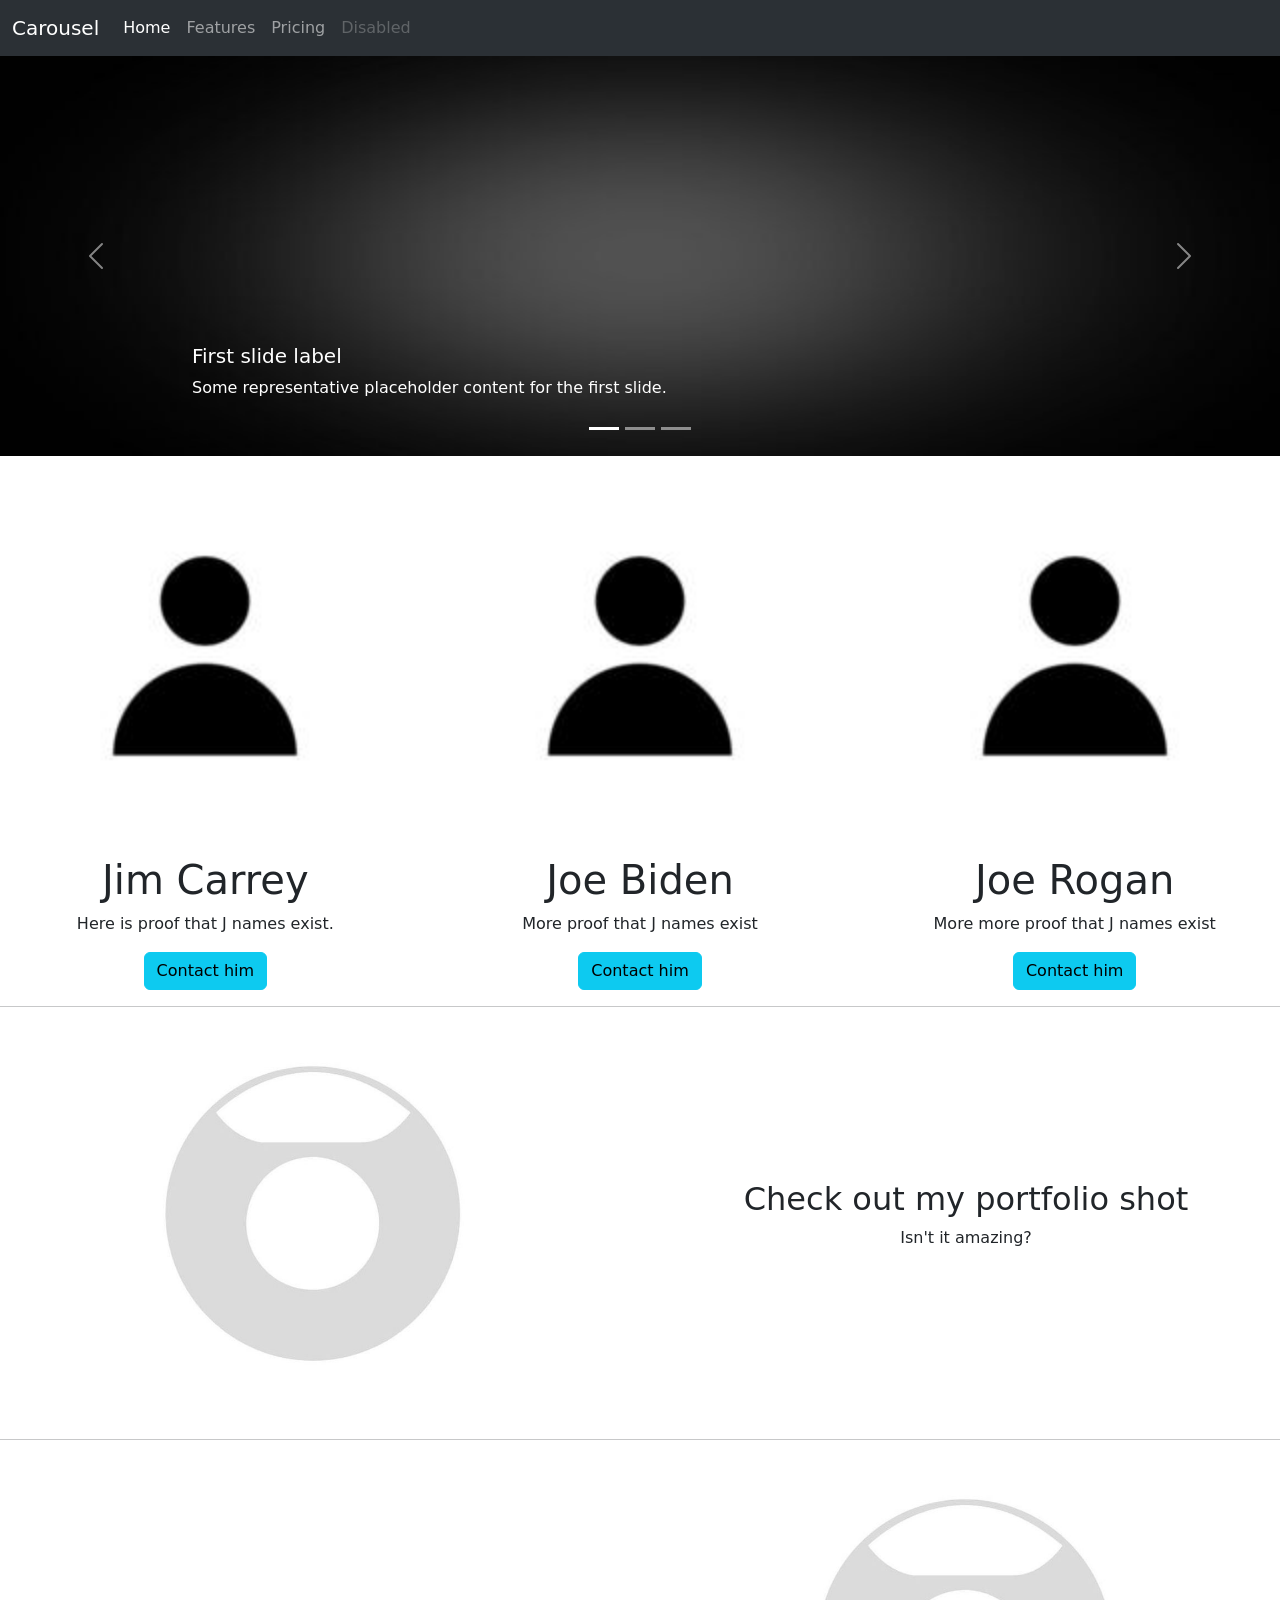
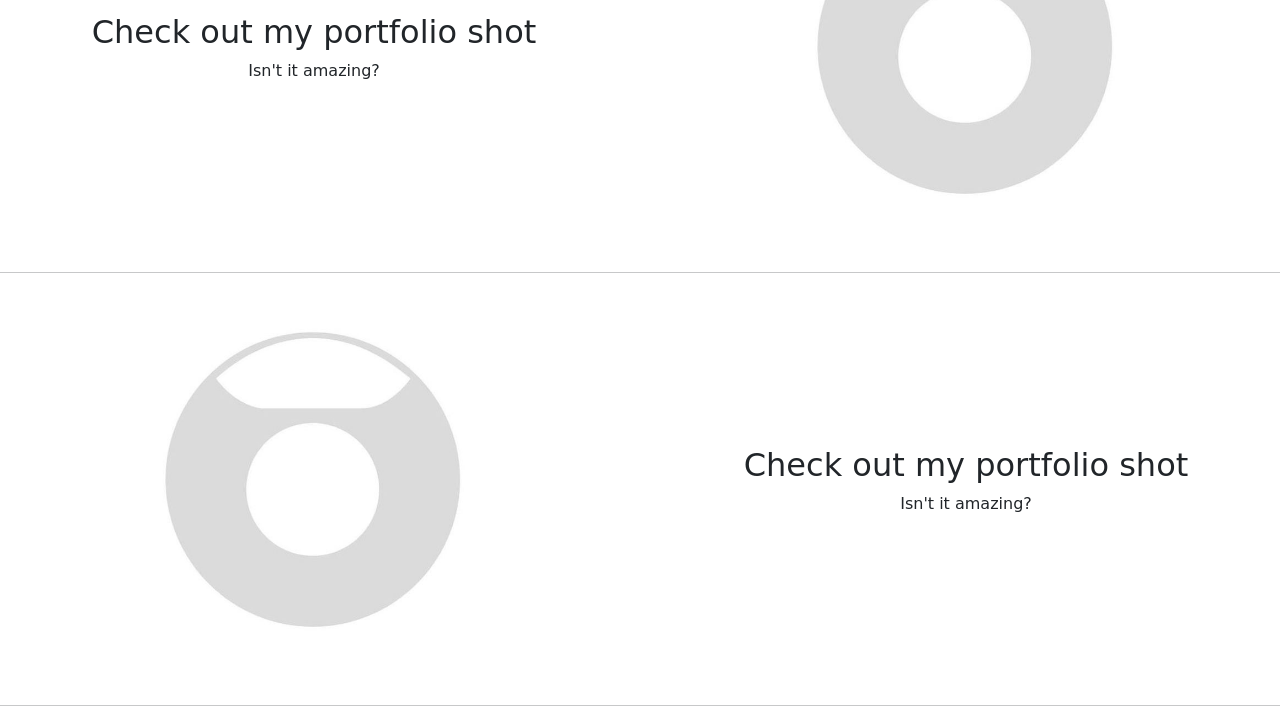
<file: Bootstrap Practice - Vincent Brazier/index.html>
<!DOCTYPE html>
<html lang="en">
<head>
    <meta charset="UTF-8">
    <meta name="viewport" content="width=device-width, initial-scale=1.0">
    <title>Bootstrap Website</title>
    <!-- Bootstrap CSS link -->
    <link href="https://cdn.jsdelivr.net/npm/bootstrap@5.3.3/dist/css/bootstrap.min.css" rel="stylesheet" integrity="sha384-QWTKZyjpPEjISv5WaRU9OFeRpok6YctnYmDr5pNlyT2bRjXh0JMhjY6hW+ALEwIH" crossorigin="anonymous">
    <link href="carousel.css" rel="stylesheet">
</head>
<body>
    <nav class="navbar navbar-expand-lg navbar-sticky bg-body-tertiary" data-bs-theme="dark">
        <div class="container-fluid">
          <a class="navbar-brand" href="#">Carousel</a>
          <button class="navbar-toggler" type="button" data-bs-toggle="collapse" data-bs-target="#navbarNav" aria-controls="navbarNav" aria-expanded="false" aria-label="Toggle navigation">
            <span class="navbar-toggler-icon"></span>
          </button>
          <div class="collapse navbar-collapse" id="navbarNav">
            <ul class="navbar-nav">
              <li class="nav-item">
                <a class="nav-link active" aria-current="page" href="#">Home</a>
              </li>
              <li class="nav-item">
                <a class="nav-link" href="#">Features</a>
              </li>
              <li class="nav-item">
                <a class="nav-link" href="#">Pricing</a>
              </li>
              <li class="nav-item">
                <a class="nav-link disabled" aria-disabled="true">Disabled</a>
              </li>
            </ul>
          </div>
        </div>
    </nav>

    <!-- Carousel (copied from Bootstrap docs)-->
    <div id="carouselExampleCaptions" class="carousel slide">
      <div class="carousel-indicators">
        <button type="button" data-bs-target="#carouselExampleCaptions" data-bs-slide-to="0" class="active" aria-current="true" aria-label="Slide 1"></button>
        <button type="button" data-bs-target="#carouselExampleCaptions" data-bs-slide-to="1" aria-label="Slide 2"></button>
        <button type="button" data-bs-target="#carouselExampleCaptions" data-bs-slide-to="2" aria-label="Slide 3"></button>
      </div>
      <div class="carousel-inner" >
        <div class="carousel-item active">
          <img src="images/puppy.jpg" class="d-block w-100" alt="...">
          <div class="carousel-caption d-none d-md-block">
            <h5 class="text-start">First slide label</h5>
            <p class="text-start">Some representative placeholder content for the first slide.</p>
          </div>
        </div>
        <div class="carousel-item">
          <img src="images/puppy.jpg" class="d-block w-100" alt="...">
          <div class="carousel-caption d-none d-md-block">
            <h5 class="text-center">Second slide label</h5>
            <p class="text-center">Some representative placeholder content for the second slide.</p>
          </div>
        </div>
        <div class="carousel-item">
          <img src="images/puppy.jpg" class="d-block w-100" alt="...">
          <div class="carousel-caption d-none d-md-block">
            <h5 class="text-end">Third slide label</h5>
            <p class="text-end">Some representative placeholder content for the third slide.</p>
          </div>
        </div>
      </div>
      <button class="carousel-control-prev" type="button" data-bs-target="#carouselExampleCaptions" data-bs-slide="prev">
        <span class="carousel-control-prev-icon" aria-hidden="true"></span>
        <span class="visually-hidden">Previous</span>
      </button>
      <button class="carousel-control-next" type="button" data-bs-target="#carouselExampleCaptions" data-bs-slide="next">
        <span class="carousel-control-next-icon" aria-hidden="true"></span>
        <span class="visually-hidden">Next</span>
      </button>
    </div>

    <!-- People with J names -->
    <div class="row text-center">
      <div class="col">
          <img src="images/profile.jpg" class="center">
          <h1>Jim Carrey</h1>
          <p> Here is proof that J names exist.</p>
          <button class="btn btn-info">Contact him</button>
      </div>
      <div class="col">
          <img src="images/profile.jpg">
          <h1>Joe Biden</h1>
          <p> More proof that J names exist</p>
          <button class="btn btn-info">Contact him</button>
      </div>
      <div class="col">
          <img src="images/profile.jpg">
          <h1>Joe Rogan</h1>
          <p> More more proof that J names exist</p>
          <button class="btn btn-info">Contact him</button>
      </div>
    </div>
    <hr class="featurette-divider">

    <!-- Featurette -->
    <div class="col text-center portfolio">
        <div class="row">
          <div class="col">
              <img src="images/mugshot.jpg">
          </div>
          <div class="col">
              <h2>Check out my portfolio shot</h2>
              <p>Isn't it amazing?</p>
          </div>
        </div>
        <hr class="featurette-divider">

        <div class="row">
            <div class="col">
                <h2>Check out my portfolio shot</h2>
                <p>Isn't it amazing?</p>
            </div>
          <div class="col">
              <img src="images/mugshot.jpg">
          </div>
        </div>
        <hr class="featurette-divider">

        <div class="row">
          <div class="col">
              <img src="images/mugshot.jpg">
          </div>
          <div class="col">
              <h2>Check out my portfolio shot</h2>
              <p>Isn't it amazing?</p>
          </div>
        </div>
        <hr class="featurette-divider">
    </div>

    <!-- Bootstrap JS link -->
    <script src="https://cdn.jsdelivr.net/npm/bootstrap@5.3.3/dist/js/bootstrap.bundle.min.js" integrity="sha384-YvpcrYf0tY3lHB60NNkmXc5s9fDVZLESaAA55NDzOxhy9GkcIdslK1eN7N6jIeHz" crossorigin="anonymous"></script>
</body>
</html>
</file>
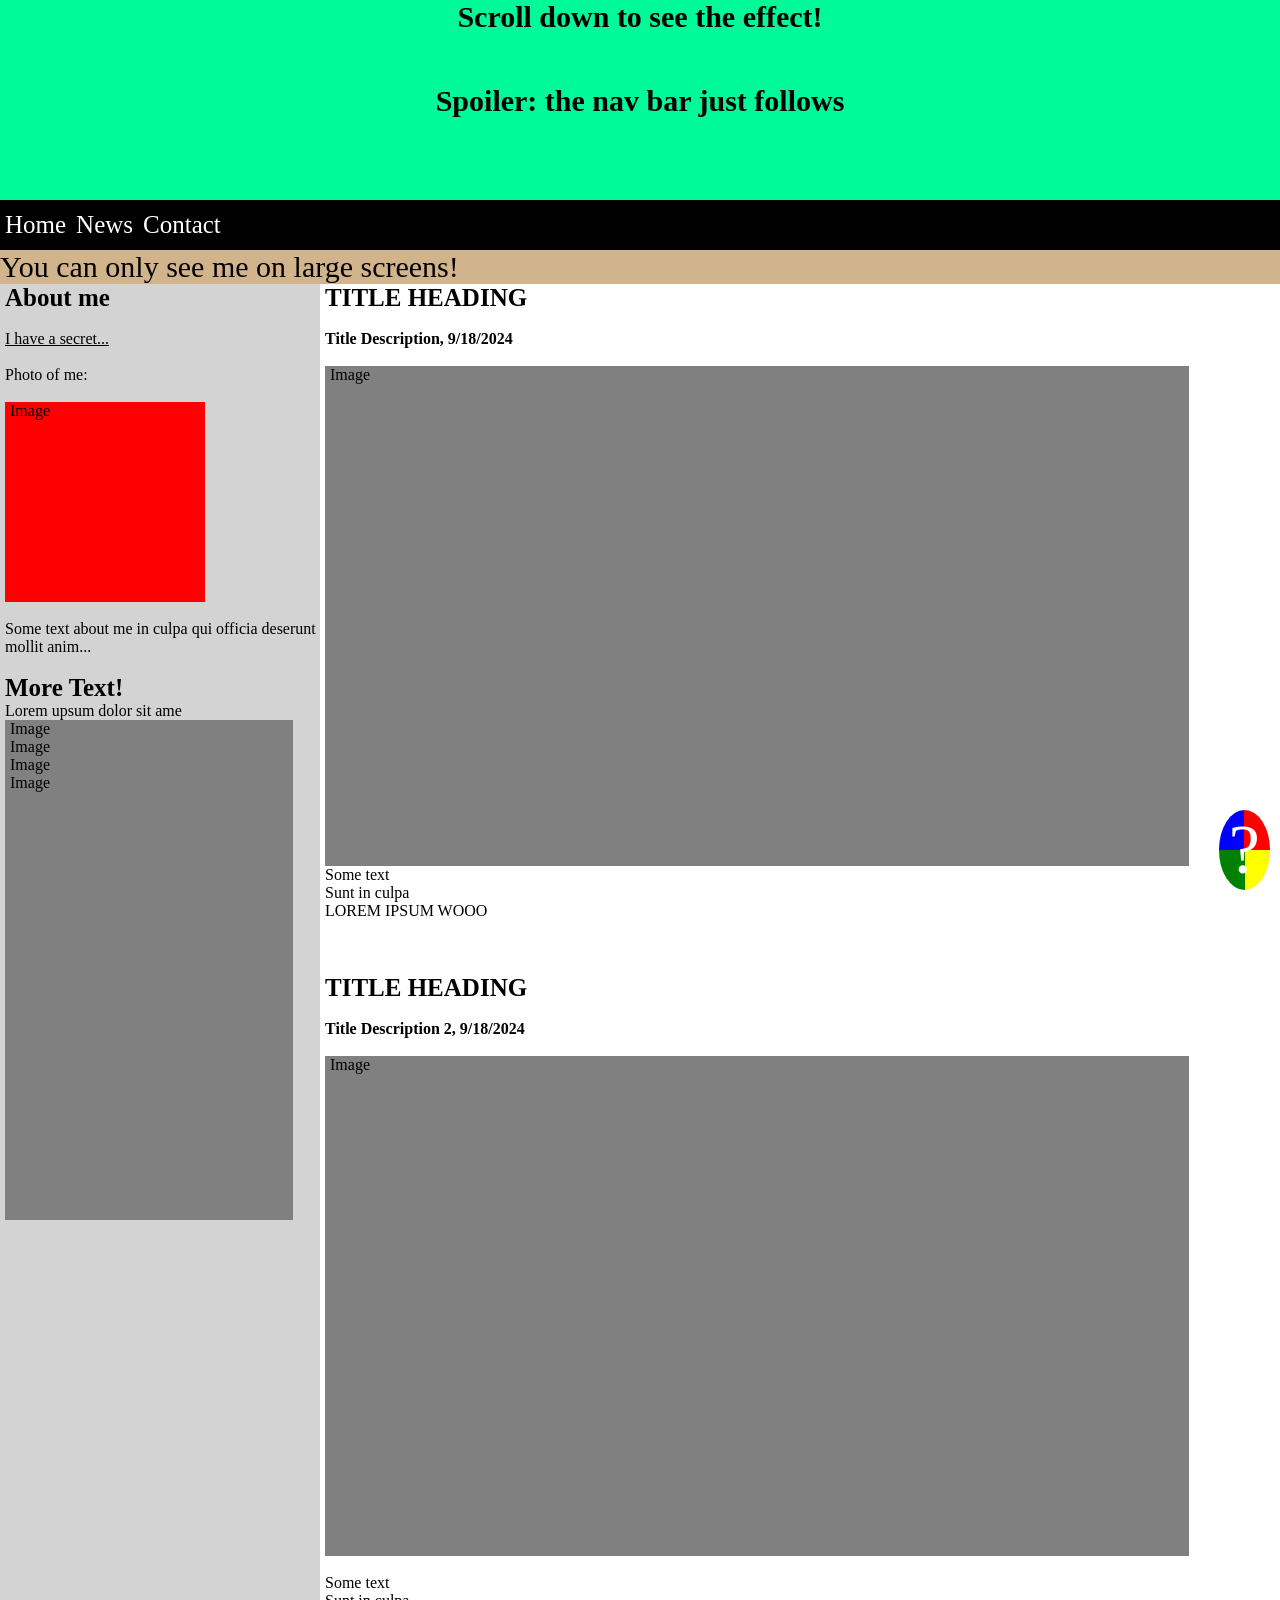
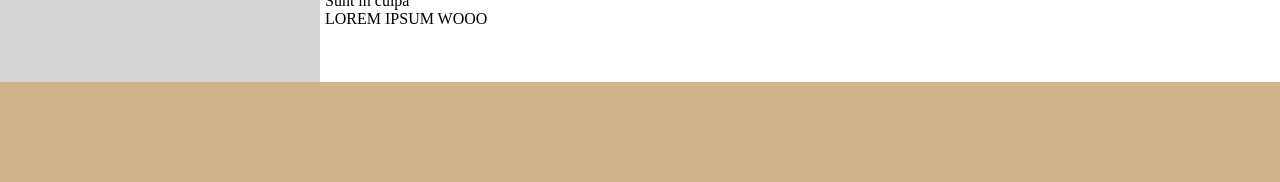
<file: Format Practice - Vincent Brazier/index.html>
<!DOCTYPE html>
<html lang="en">
<head>
    <meta charset="UTF-8">
    <meta name="viewport" content="width=device-width, initial-scale=1.0">
    <title>In Class</title>
    <link rel="stylesheet" href="reset.css">
    <link rel="stylesheet" href="styles.css">
</head>
<div class="scroll">
    <p>Scroll down to see the effect!</p>
    <p>Spoiler: the nav bar just follows</p>
</div>
<body>
    <nav>
        <p>Home </p>
        <p>News </p>
        <p>Contact </p>
    </nav>
    <p class="screen-size"></p> <!-- Used to add in the text -->
    <p class="question-mark">?</p>

    <section class="main">
        <aside>
            <h1> About me <br></h1>
            <br>
            <div class="secret">
                <p>I have a secret...</p>
                <p id="hidden-text"> Cheese is not good</p>
            </div>
            <br>
            <p> Photo of me: <br></p>
            <br>
            <div id="red-square"><p>Image</p></div>
            <br>
            <p>Some text about me in culpa qui officia deserunt mollit anim...</p>
            <br>
            <h1> More Text!</h1>
            <p> Lorem upsum dolor sit ame</p>
            <div class="gray-square">
                <p>Image</p>
                <p>Image</p>
                <p>Image</p>
                <p>Image</p>
            </div>
        </aside>
        
        <article>
            <h1> TITLE HEADING</h1>
            <br>
            <strong> Title Description, 9/18/2024</strong>
            <br> <br>
            <div class="gray-square"><p>Image</p></div>
            <p>Some text <br> Sunt in culpa <br> LOREM IPSUM WOOO </p>
            <br> <br> <br>
            <h1> TITLE HEADING</h1>
            <br>
            <strong> Title Description 2, 9/18/2024</strong>
            <br> <br>
            <div class="gray-square"><p>Image</p></div>
            <br>
            <p>Some text <br> Sunt in culpa <br> LOREM IPSUM WOOO </p>
            <br> <br> <br>
        </article>
    </section>

    <footer>
        <div id="footer-square"></div>
    </footer>
</body>
</html>
</file>
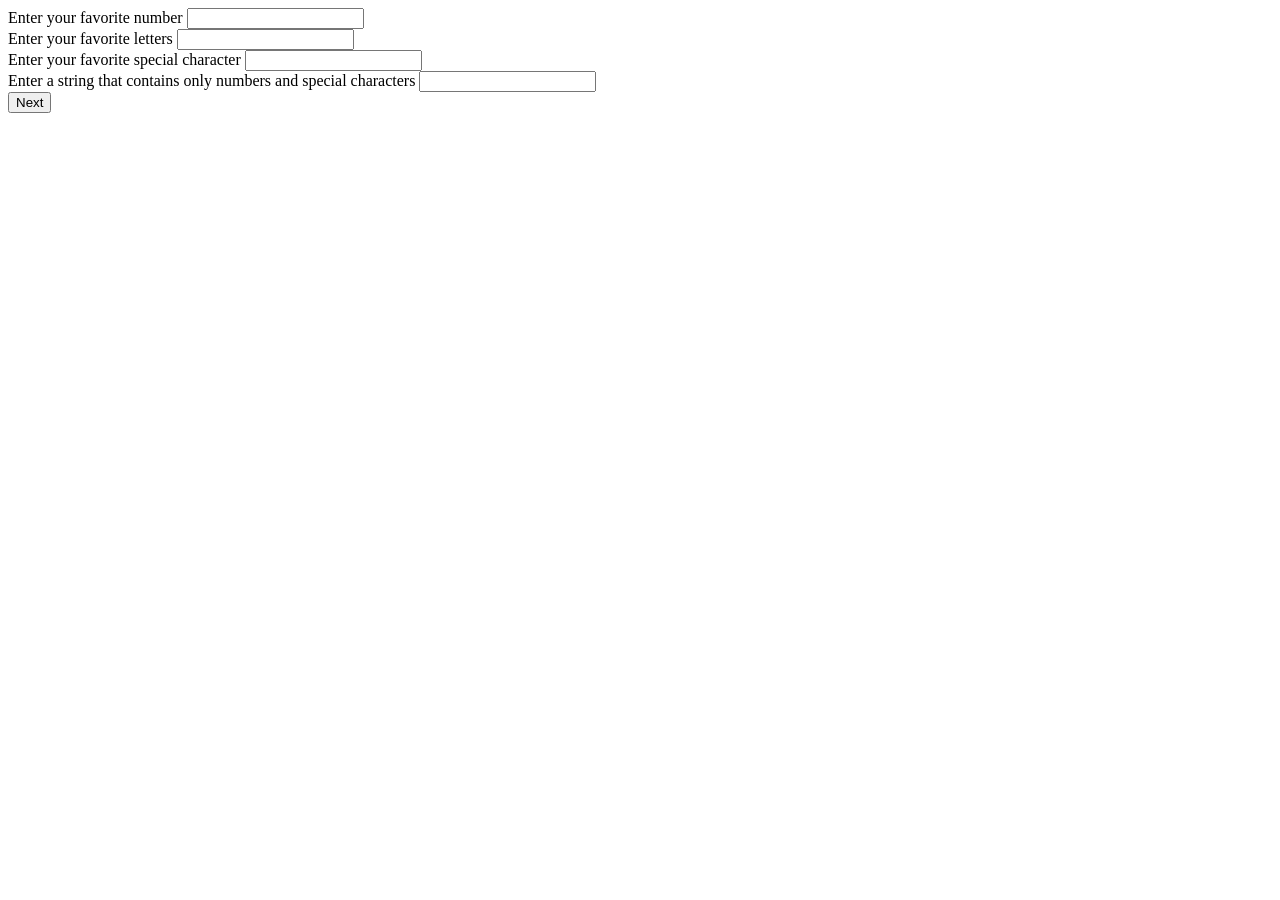
<file: JQuery/index.html>
<!DOCTYPE html>
<html lang="en">
<head>
    <meta charset="UTF-8">
    <meta name="viewport" content="width=device-width, initial-scale=1.0">
    <title>JQuery</title>
    <script src="https://code.jquery.com/jquery-3.7.1.min.js" integrity="sha256-/JqT3SQfawRcv/BIHPThkBvs0OEvtFFmqPF/lYI/Cxo=" crossorigin="anonymous"></script>
</head>
<body>
    <div>
        <label>Enter your favorite number</label>
        <input type="text" id="number-input">
    </div>
    <div>
        <label>Enter your favorite letters</label>
        <input type="text" id="letter-input">
    </div>
    <div>
        <label>Enter your favorite special character</label>
        <input type="text" id="spec-char-input">
    </div>
    <div>
        <label>Enter a string that contains only numbers and special characters</label>
        <input type="text" id="num-and-spec-char-input">
    </div>
    <div>
        <button id="prev">Prev</button>
        <button id="next">Next</button>
    </div>
    
    <script>
        $('#prev').hide();

        $('#next').on('click', function() {
            
        });
    </script>
</body>
</html>
</file>
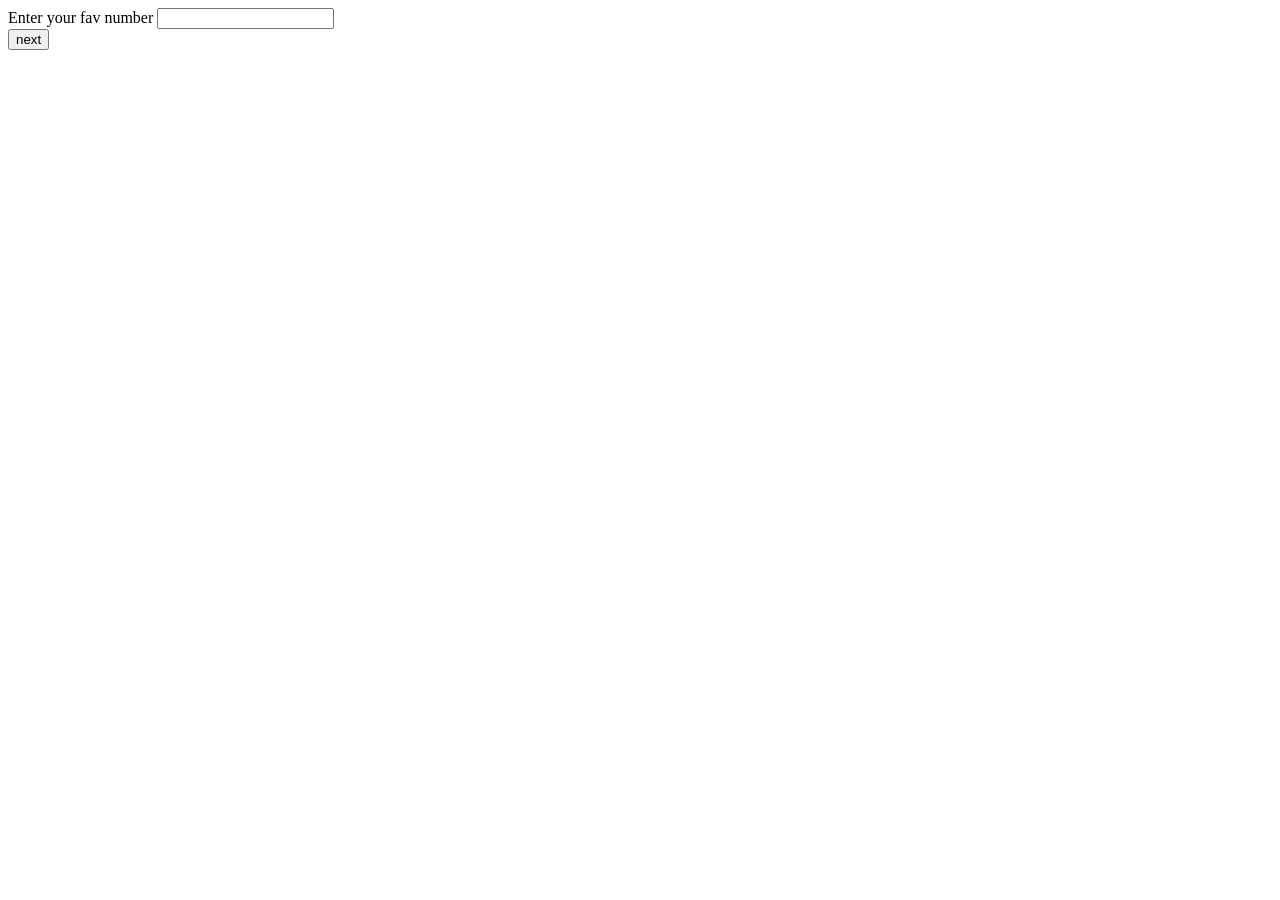
<file: Multipart form - Vincent Brazier/index.html>
<!DOCTYPE html>
<html lang="en">
<head>
    <meta charset="UTF-8">
    <meta http-equiv="X-UA-Compatible" content="IE=edge">
    <meta name="viewport" content="width=device-width, initial-scale=1.0">
    <title>Document</title>
    <script src="https://code.jquery.com/jquery-3.6.1.min.js" integrity="sha256-o88AwQnZB+VDvE9tvIXrMQaPlFFSUTR+nldQm1LuPXQ=" crossorigin="anonymous"></script>
    <link href="./assets/css/style.css" rel="stylesheet"></link>
</head>
<body>
    <div>
        <label>Enter your fav number</label>
        <input id="numberInput"/>
    </div>
    <div>
        <label>enter your favorite letters</label>
        <input id="letterInput"/>
    </div>
    <div>
        <label>enter your favorite special character</label>
        <input id="specCharInput"/>
    </div>
    <div>
        <label>enter a string that contains only numbers and special charcters</label>
        <input id="numAndSpecCharInput"/>
    </div>
    <div>
        <button id="prev">prev</button>
        <button id="next">next</button>
    </div>
    <script src="./assets/js/script.js"></script>
</body>
</html>
</file>
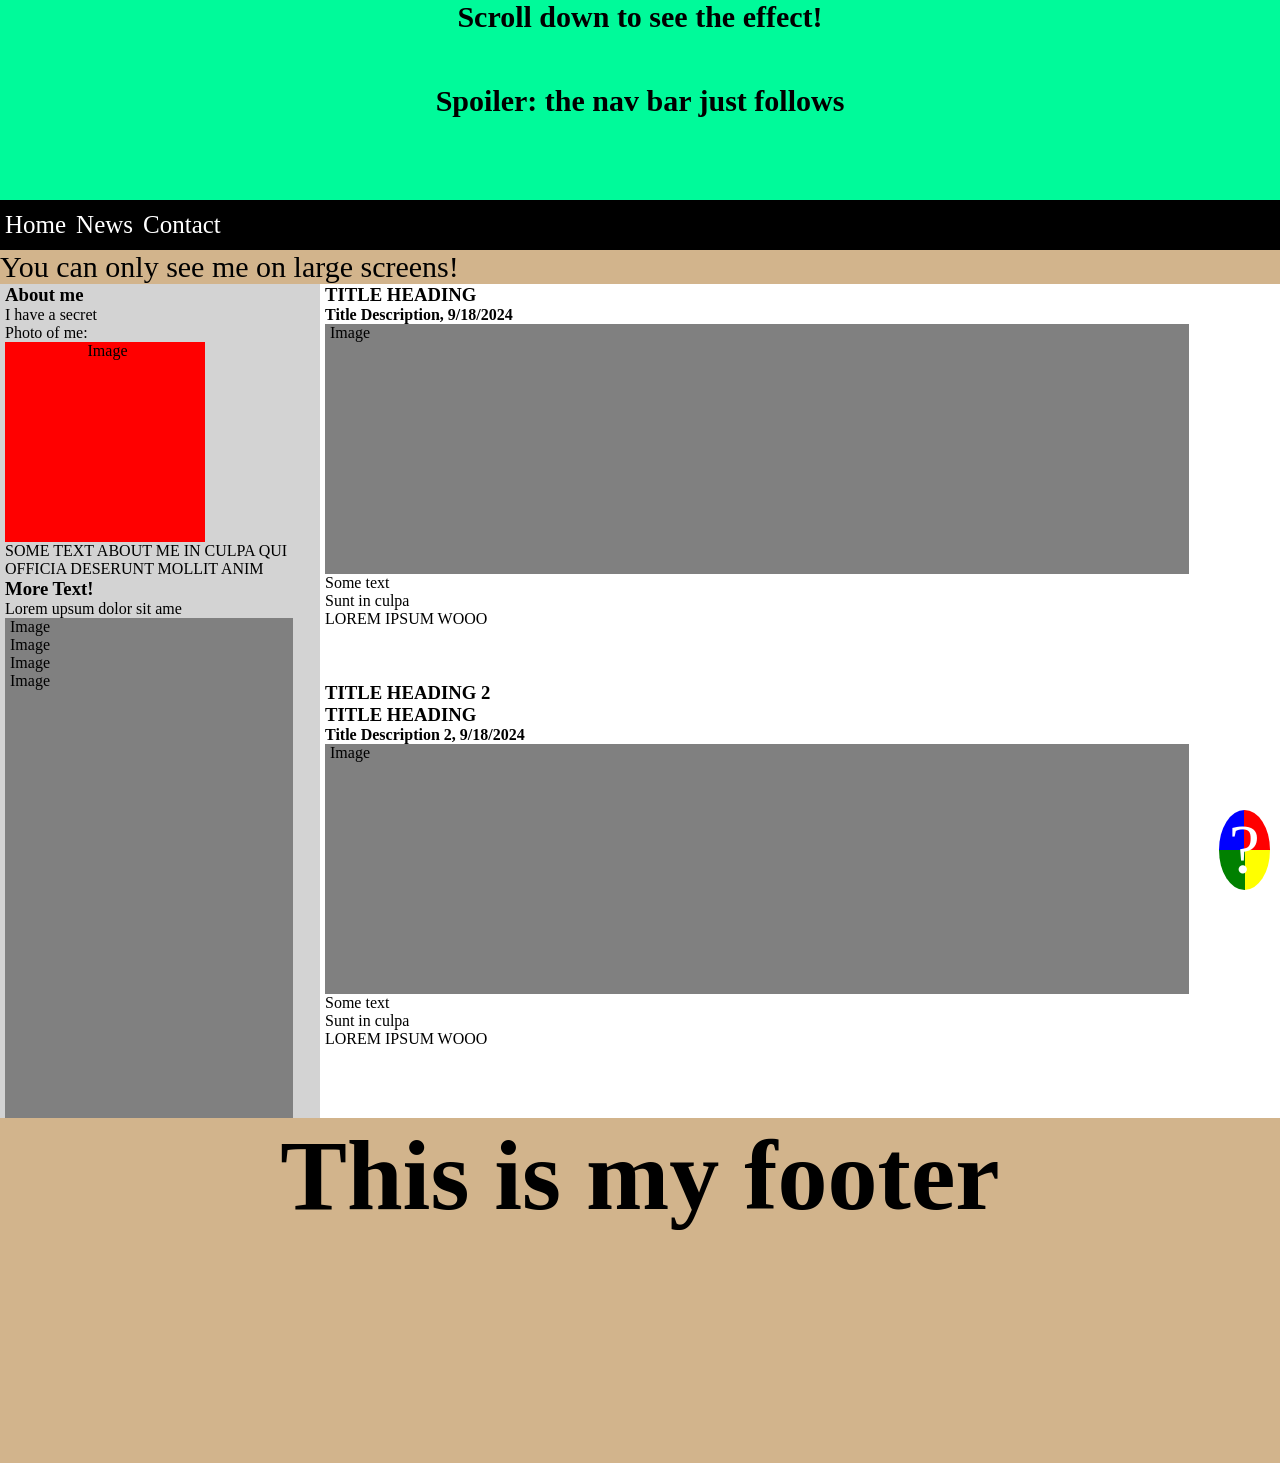
<file: Project-2/index.html>
<!DOCTYPE html>
<html lang="en">
<head>
    <meta charset="UTF-8">
    <meta name="viewport" content="width=device-width, initial-scale=1.0">
    <title>In Class</title>
    <link rel="stylesheet" href="reset.css">
    <link rel="stylesheet" href="styles.css">
</head>
<div class="scroll">
    <p>Scroll down to see the effect!</p>
    <p>Spoiler: the nav bar just follows</p>
</div>
<body>
    <nav>
        <p>Home </p>
        <p>News </p>
        <p>Contact </p>
    </nav>
    <p class="screen-size"></p>
    <p class="question-mark">?</p>

    <section class="main">
        <aside>
            <h1> About me <br></h1>
            <p> I have a secret <br></p>
            <p> Photo of me:</p>
            <div id="red-square"><p>Image</p></div>
            <p>SOME TEXT ABOUT ME IN CULPA QUI OFFICIA DESERUNT MOLLIT ANIM</p>
            <h1> More Text!</h1>
            <p> Lorem upsum dolor sit ame</p>
            <div class="gray-square"><p>Image<br> Image<br> Image<br> Image<br> </p></div>
        </aside>
        
        <article>
            <h1> TITLE HEADING</h1>
            <strong> Title Description, 9/18/2024</strong>
            <div class="gray-square"><p>Image</p></div>
            <p>Some text <br> Sunt in culpa <br> LOREM IPSUM WOOO </p>
            <br> <br> <br>
            <h1> TITLE HEADING 2</h1>
            <h1> TITLE HEADING</h1>
            <strong> Title Description 2, 9/18/2024</strong>
            <div class="gray-square"><p>Image</p></div>
            <p>Some text <br> Sunt in culpa <br> LOREM IPSUM WOOO </p>
            <br> <br> <br>
        </article>
    </section>

    <footer>
        <h1> This is my footer <br> <br> <br></h1>
    </footer>
</body>
</html>
</file>
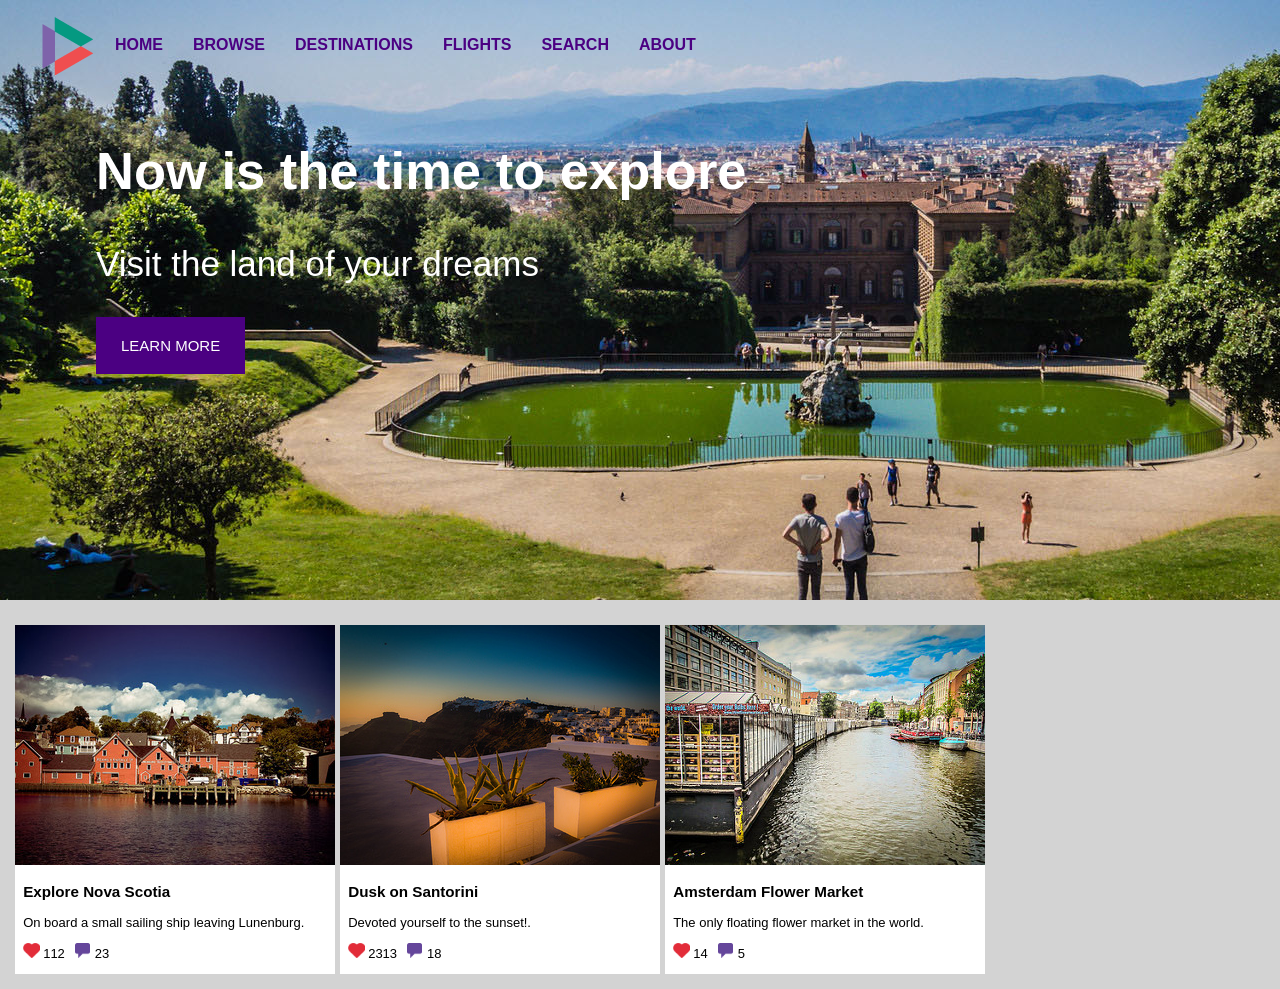
<file: ch04-proj3.html>
<!DOCTYPE html>
<html lang="en">
<head>
	<meta charset="utf-8">
   <title>Lab04</title>		
   <link rel="stylesheet" type="text/css" href="style.css">
</head>
<body>
<header>
   <nav>
      <ul>
         <li><a href="#">HOME</a></li>
         <li><a href="#">BROWSE</a></li>
         <li><a href="#">DESTINATIONS</a></li>
         <li><a href="#">FLIGHTS</a></li>
         <li><a href="#">SEARCH</a></li>
         <li><a href="#">ABOUT</a></li>
      </ul>
   </nav>
   <div id="Intro-Text">
      <h2>Now is the time to explore</h2>
      <p>Visit the land of your dreams</p>
      <a href="#">LEARN MORE</a>
   </div>
</header>  

<main>
   <section class="Photo">
      <img src="images/card1.jpg" alt="Nova Scotia" />
      <div>
         
         <h3>Explore Nova Scotia</h3>
         <p >On board a small sailing ship leaving Lunenburg.</p>
         <p><span class="likes">112</span><span class="comments">23</span></p>
      </div>
   </section>
   <section class="Photo">
      <img src="images/card2.jpg" alt="Santorini" />
      <div>
         
         <h3>Dusk on Santorini</h3>
         <p >Devoted yourself to the sunset!.</p>
         <p><span class="likes">2313</span><span class="comments">18</span></p>
      </div>
   </section>   
   <section class="Photo">
      <img src="images/card3.jpg" alt="Chicago" />
      <div>
         
         <h3>Amsterdam Flower Market</h3>
         <p >The only floating flower market in the world.</p>
         <p><span class="likes">14</span><span class="comments">5</span></p>
      </div>
   </section>   
</main>
</body>
</html>
</file>
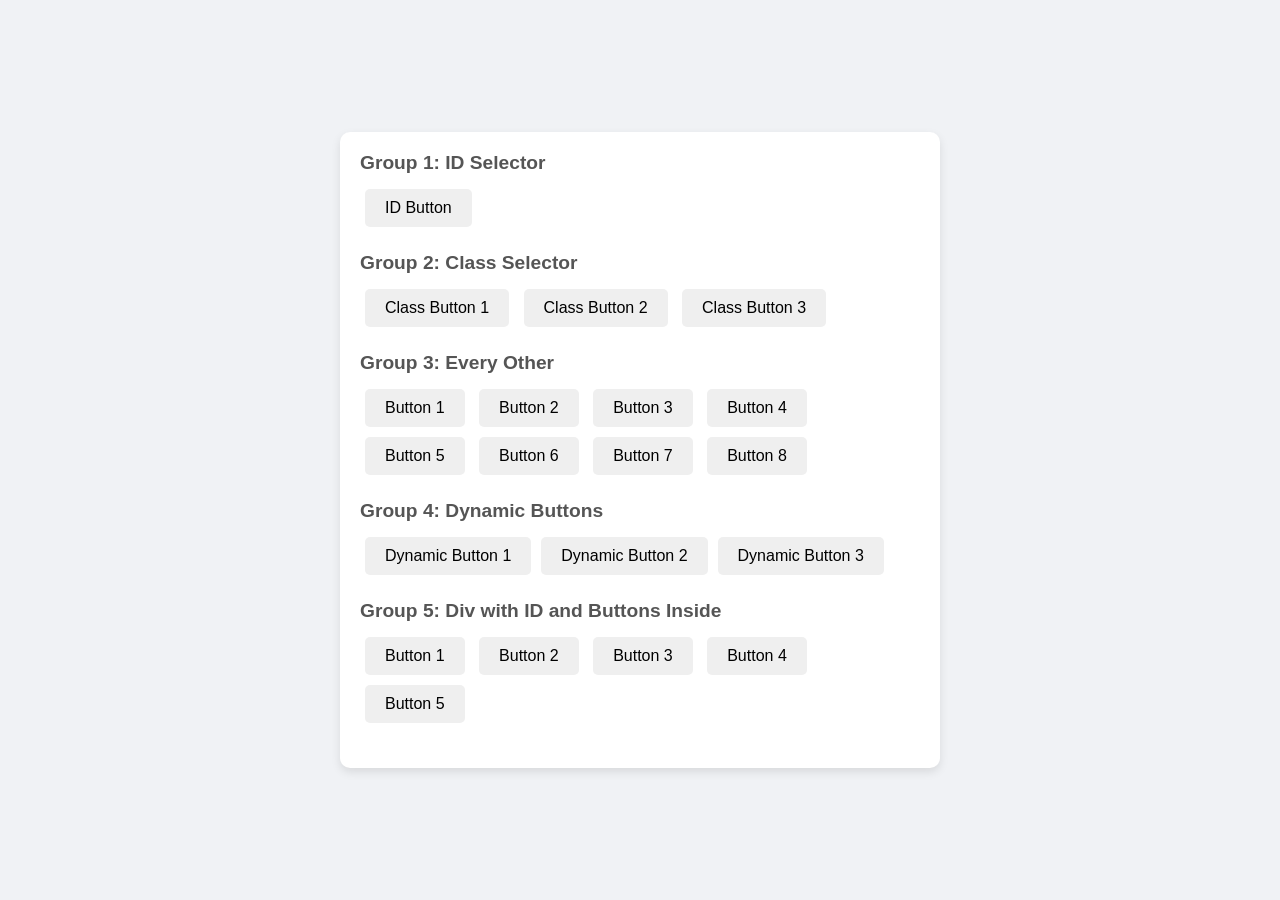
<file: EventListener Practice/buttonsTemplate.html>
<!DOCTYPE html>
<html lang="en">
<head>
  <meta charset="UTF-8">
  <meta name="viewport" content="width=device-width, initial-scale=1.0">
  <title>Button Groups</title>
  <style>
    /* General Reset */
    * {
      margin: 0;
      padding: 0;
      box-sizing: border-box;
      font-family: Arial, sans-serif;
    }

    /* Body Styling */
    body {
      display: flex;
      justify-content: center;
      align-items: center;
      min-height: 100vh;
      background-color: #f0f2f5;
      color: #333;
    }

    /* Container Styling */
    .container {
      width: 80%;
      max-width: 600px;
      background-color: #fff;
      padding: 20px;
      box-shadow: 0px 4px 10px rgba(0, 0, 0, 0.1);
      border-radius: 10px;
    }

    /* Section Styling */
    section {
      margin-bottom: 20px;
    }
    h2 {
      margin-bottom: 10px;
      font-size: 1.2em;
      color: #555;
    }

    /* Button Styling */
    button {
      padding: 10px 20px;
      font-size: 1em;
      border: none;
      border-radius: 5px;
      margin: 5px;
      cursor: pointer;
      transition: background-color 0.3s ease;
    }
    button:hover {
      opacity: 0.9;
    }
  </style>
</head>
<body>

  <div class="container">

    <!-- Group 1: ID Selector -->
    <section>
      <h2>Group 1: ID Selector</h2>
      <button id="button1">ID Button</button>
    </section>

    <!-- Group 2: Class Selector -->
    <section>
      <h2>Group 2: Class Selector</h2>
      <button class="group2">Class Button 1</button>
      <button class="group2">Class Button 2</button>
      <button class="group2">Class Button 3</button>
    </section>

    <!-- Group 3: Every Other -->
    <section>
      <h2>Group 3: Every Other</h2>
      <button class="group3">Button 1</button>
      <button class="group3">Button 2</button>
      <button class="group3">Button 3</button>
      <button class="group3">Button 4</button>
      <button class="group3">Button 5</button>
      <button class="group3">Button 6</button>
      <button class="group3">Button 7</button>
      <button class="group3">Button 8</button>
    </section>

    <!-- Group 4: Dynamic Buttons -->
    <section>
      <h2>Group 4: Dynamic Buttons</h2>
      <div id="dynamic-buttons-container"></div>
    </section>

    <!-- Group 5: Div with ID and Buttons Inside -->
    <section>
      <h2>Group 5: Div with ID and Buttons Inside</h2>
      <div id="group5-container">
        <button>Button 1</button>
        <button>Button 2</button>
        <button>Button 3</button>
        <button>Button 4</button>
        <button>Button 5</button>
      </div>
    </section>

  </div>

  <script src="script.js"></script>
</body>
</html>
</file>
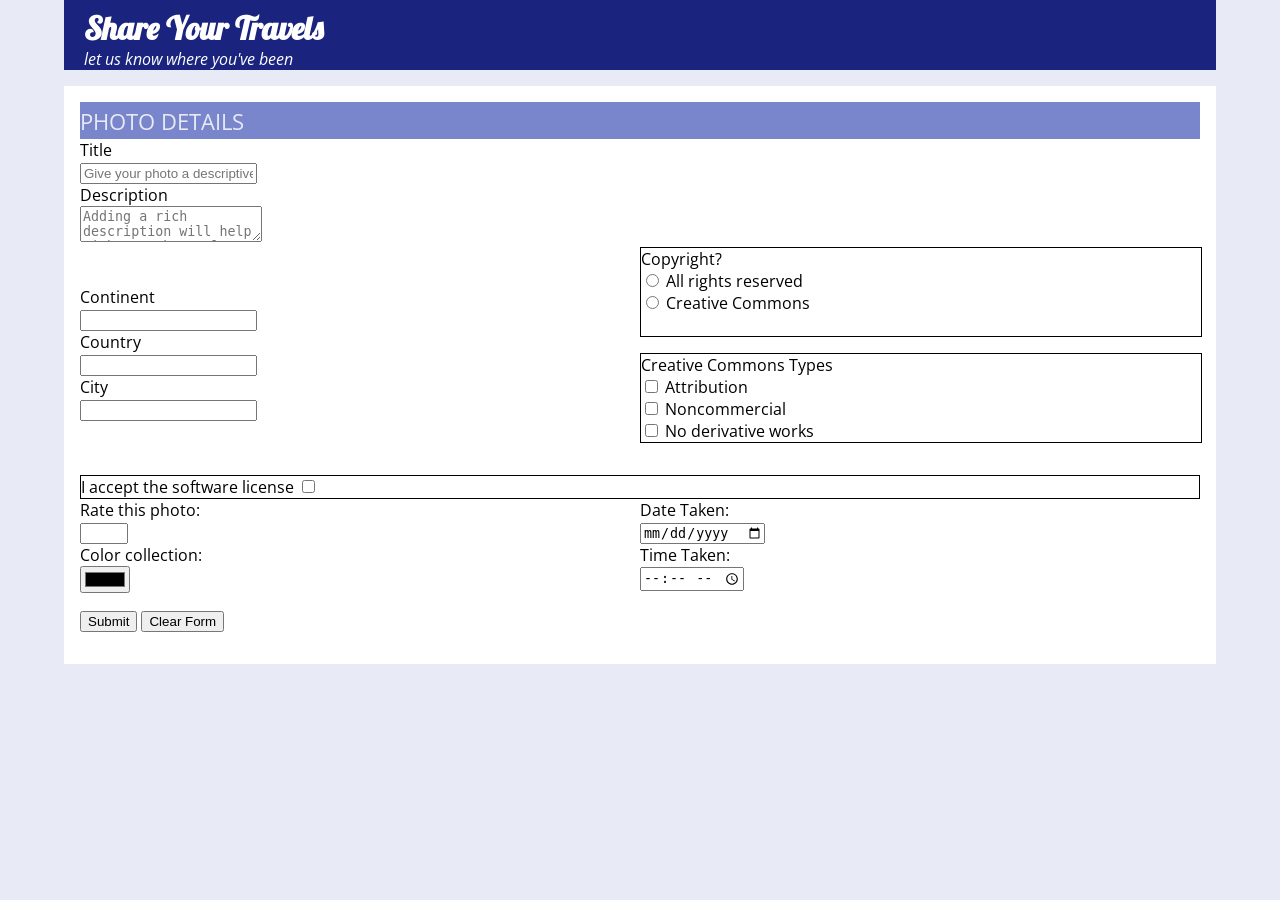
<file: Forms Project - Vincent Brazier/ch05-proj3.html>
<!DOCTYPE html>
<html lang="en">
<head >
   <meta charset="utf-8">
   <title>Chapter 5</title>
   <link rel="stylesheet" href="reset.css" />
   <link rel="stylesheet" href="ch05-proj3.css" />
</head>
<body>
<header>
     <h1>Share Your Travels</h1>
     <p>let us know where you've been</p>
</header>
<main>
   <section>
      <fieldset>
         <legend>Photo Details</legend>
      </fieldset>
      <form class="Naming">
         <label for="photo-title">Title<br></label>
         <input type="Text" id="photo-title" placeholder="Give your photo a descriptive name">
         <br>
         <label for="photo-description">Description<br></label>
         <textarea id="photo-description" placeholder="Adding a rich description will help with search results"></textarea>
      </form> 

      <section class="Details">
         <form class="Location">
            <label for="continent">Continent<br></label>
            <input list="continent"> 
            <datalist id="continent">
               <option value="North America 1"></option>
               <option value="North America 2"></option>
               <option value="North America 3"></option>
            </datalist>
            <br>

            <label for="country">Country<br></label>
            <input list="country">
            <datalist id="country">
               <option value="USA 1"></option>
               <option value="USA 2"></option>
               <option value="USA 3"></option>
            </datalist>
            <br>

            <label for="city">City<br></label>
            <input list="city">
            <datalist id="city">
               <option value="Saginaw 1"></option>
               <option value="Saginaw 2"></option>
               <option value="Saginaw 3"></option>
            </datalist>
            <br>
         </form>

         <form class="Licensing">
            <section class="Copyright">
               <label for="copyright">Copyright?<br></label>
               <input type="radio" id="copyright1" name="copyright" value="All rights reserved">
                  <label for="copyright1">All rights reserved<br></label>

               <input type="radio" id="copyright2" name="copyright" value="Creative Commons">
                  <label for="copright2">Creative Commons<br></label>
               <br>
            </section>
            
            <section class="Creative-Commons">
               <label for="creative_types">Creative Commons Types<br></label>
               <input type="checkbox" id="creative_types1" name="creative_types" value="Attribution">
                  <label for="creative_types1">Attribution<br></label>

               <input type="checkbox" id="creative_types2" name="creative_types" value="Noncommercial">
                  <label for="creative_types2">Noncommercial<br></label>

               <input type="checkbox" id="creative_types3" name="creative_types" value="No derivative works">
                  <label for="creative_types3">No derivative works</label>
               <br>
            </section>
         </form>
      </section>

      <form class="License">
         <label for="license">I accept the software license </label>
         <input type="checkbox" id="license" name="license" value="license">
      </form>

      <section class="More-Details">
         <form class="Rate-and-Color">
            <label for="rate">Rate this photo:<br></label>
            <input type="number" id="rate" name="rate" min="0" max="10" step="1">
            <br>

            <label for="color">Color collection:<br></label>
            <input type="color" id="color" name="color">
            <br>
         </form>

         <form class="Date-and-Time">
            <label for="date">Date Taken:<br></label>
            <input type="date" id="date">
            <br>

            <label for="time">Time Taken:<br></label>
            <input type="time" id="time">
            <br>
         </form>
      </section>

      <section class="Finalize">
         <form class="Submit-and-Clear">
            <input type="button" value="Submit">
            <input type="button" value="Clear Form">
         </form>
      </section>
   </section>
</main>  


</body>
</html>
</file>
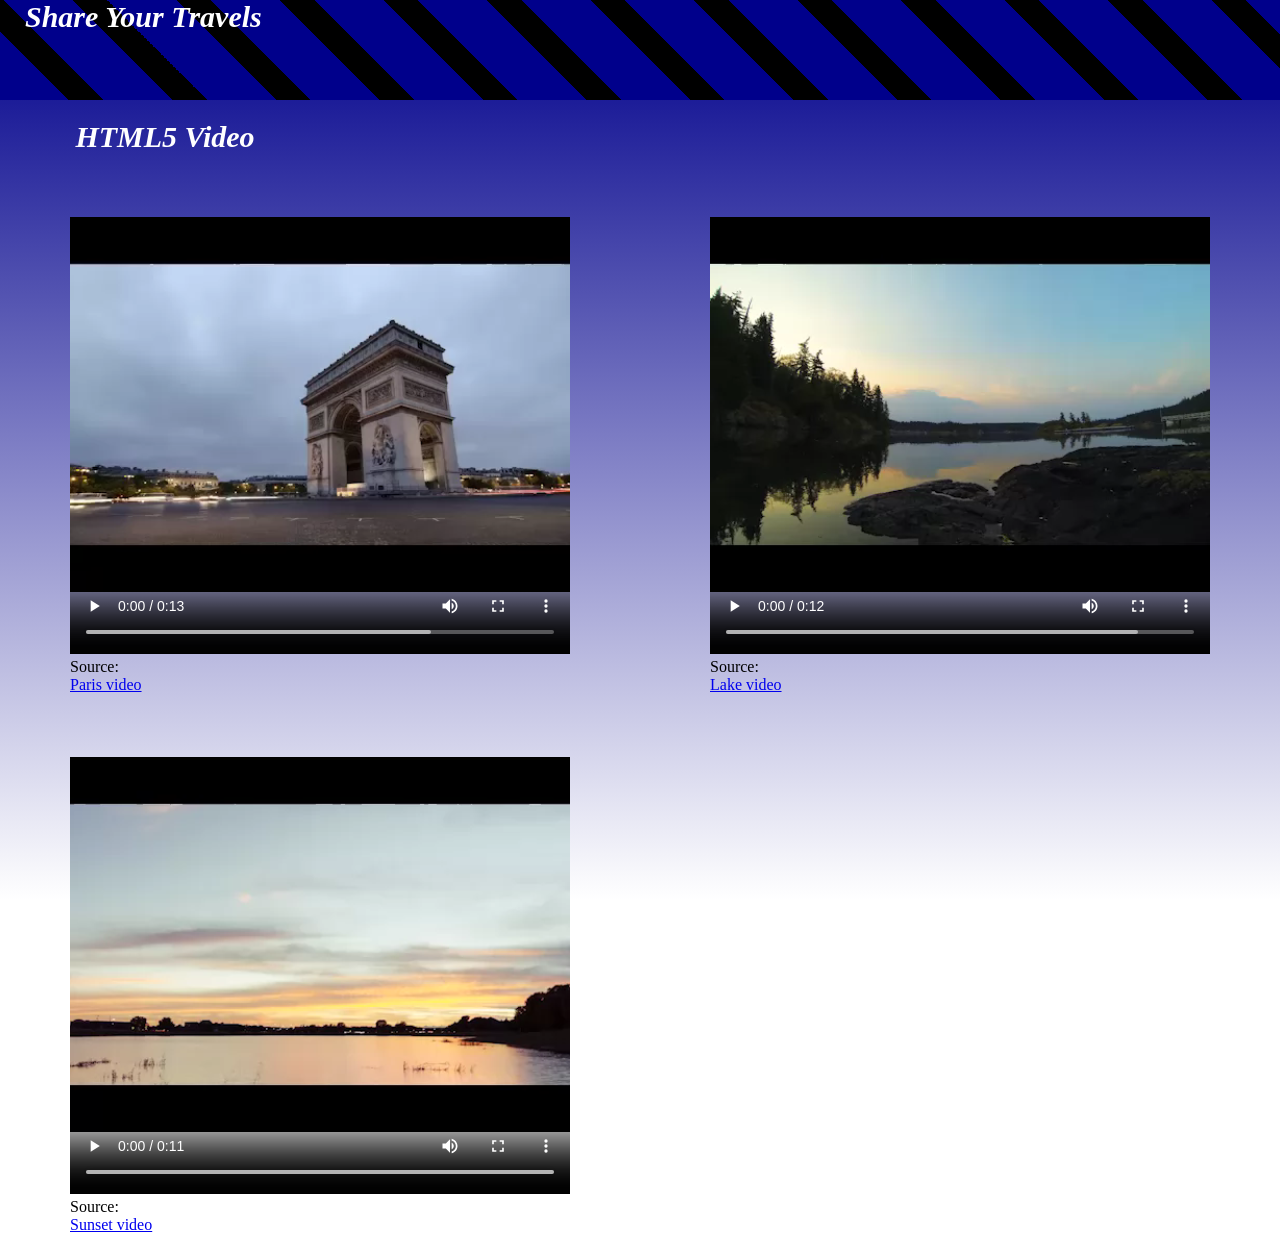
<file: Gradient project - Vincent Brazier/ch06-proj3.html>
<!DOCTYPE html>
<html lang="en">
<head>
   <meta charset="utf-8">
   <title>Chapter 6</title>
   <link rel="stylesheet" href="reset.css">
   <link rel="stylesheet" href="styles.css">
</head>
<body>
    <header>
        <h2>Share Your Travels</h2>
    </header>  
    <main>
   
    
    <section class="video_grid">  
        <h1>HTML5 Video</h1>      
        <br>
        <article class="video">
            <video width="500" height="500" controls>
                <source src="media/paris.mp4" type="video/mp4">
                <source src="media/paris.ogv" type="video/ogv">
                <source src="media/paris.webm" type="video/webm">
                Video is not supported by your browser.  
            </video>
            <p>Source:</p>
            <a href="https://google.com">Paris video</a>
        </article>

        <article class="video">
            <video width="500" height="500" controls>
                <source src="media/lake.mp4" type="video/mp4">
                <source src="media/lake.ogv" type="video/ogv">
                <source src="media/lake.webm" type="video/webm">
                Video is not supported by your browser.  
            </video>
            <p>Source:</p>
            <a href="https://google.com">Lake video</a>
        </article>
        
        <article class="video">
            <video width="500" height="500" controls>
                <source src="media/sunset.mp4" type="video/mp4">
                <source src="media/sunset.ogv" type="video/ogv">
                <source src="media/sunset.webm" type="video/webm">
                Video is not supported by your browser.  
            </video>
            <p>Source:</p>
            <a href="https://google.com">Sunset video</a>
        </article>
    </section>
    </main>
     
</body>
</html>
</file>
<file: Bootstrap Practice - Vincent Brazier/carousel.css>
img {
    height: 400px;
}



.portfolio > .row > .col > img {
    height: 400px;
    width: 400px;
    display: flex;
    align-self: center;
}

.portfolio > .row > .col {
    display: flex;
    justify-content: center;
    flex-direction:column;
}
</file>
<file: Format Practice - Vincent Brazier/styles.css>
/* For smaller screens */
@media (max-width: 960px) {
    body {
        background-color: blue;
    }

    p.screen-size:after {
        color: white;
        content: "You can only see me on small screens!";
        font-size: 30px;
    }

    .question-mark {
        font-size: 35px;
    }
}

/* For larger screens */
@media (min-width: 961px) {
    body {
        background-color: tan;
    }

    p.screen-size:after {
        content: "You can only see me on large screens!";
        font-size: 30px;
    }

    .question-mark {
        font-size: 70px;
    }
} 

/* For some reason the headers aren't large. This is my "fix" */
h1 {
    font-size: 25px;
}

/* Adds a gap prior to the scrolling */
.scroll {   
    width: 100%;
    height: 200px;
    background-color: mediumspringgreen;

}
.scroll p {
    display: flex;
    margin-bottom: 50px;
    font-size: 30px;
    font-weight: bold;
    justify-content: center;
}

/* <BODY> Code */
/*             */
/* The navigation bar */
nav {
    display: flex;
    background-color: black;
    height: 50px;
    color: white;
    position: sticky;
    top: 0;

}

nav p {
    text-align: center;
    align-content: center;
    font-size: 25px;
    padding: 5px 5px;
}

/* Hovers at the bottom right of any screen */
.question-mark {
    position: fixed;
    bottom: 0;
    right: 0;
    color: white;
    width: 4%;
    text-align: center;
    background-image: conic-gradient(red 0deg, red 90deg, yellow 90deg, yellow 180deg, green 180deg, green 270deg, blue 270deg);
    border-radius: 50%;
    margin: 10px 10px 10px 10px;
}

/* Controls the layout being split into two parts */
.main {
    display: grid;
    grid-template-columns: 25% 75%;;
}

/* These two set the colors, and make a small gap */
.main aside {
    background-color: lightgray;
}

.main aside h1, .main aside p, .main aside a {
    margin-left: 5px;
}

/* The secret message */
.secret {
    display:flex;
    text-decoration: underline;
}

.secret #hidden-text {
    visibility: hidden;
}

.secret:hover #hidden-text {
    text-decoration: none;
    border: 2px solid black;
    margin-left: 5px;
    color: white;
    background-color: black;
    visibility: visible;
}

/* This is for the red square, it is just a transition */
#red-square {
    margin-left: 5px;
    height: 200px;
    width: 200px;
    background-color: red;
    transition: width 2s, height 2s;
}

#red-square:hover {
    width: 400px;
    height: 400px;
    transition: width 2s, height 2s;
}

/*A generalized large gray square. Adds space for scrolling */
.gray-square {
    height: 500px;
    width: 90%;
    margin-left: 5px;
    background-color: gray;
}

/* These two set colors, and make a small gap */
body article {
    background-color: white;
}

body article h1, body article strong, body article p {
    margin-left: 5px;
}

/* The footer animation */
@keyframes footer-square {
    0%  {background-color:red;      left: 0px;   top: 0px;}
    20% {background-color: orange;  left: 100px; top: 100px;}
    40% {background-color: yellow;  left: 200px; top: 200px;}
    60% {background-color: green;   left: 200px; top: 200px;}
    80% {background-color: blue;    left: 100px; top: 100px;}
    100% {background-color: purple; left: 0px;   top: 0px;}
}

#footer-square {
    width: 100px;
    height: 100px;
    position: relative;
    animation-name: footer-square;
    animation-duration: 4s;
    animation-iteration-count: infinite;
    animation-direction: alternate;
}
</file>
<file: Multipart form - Vincent Brazier/assets/css/style.css>
.valid {
    border: 3px solid green
}
.invalid {
    border: 3px solid red
}
</file>
<file: Project-2/styles.css>
body {
    @media (max-width: 960px) {
        background-color: blue;
        p.screen-size:after {
            color: white;
            content: "You can only see me on small screens!";
            font-size: 30px;
        }

        .question-mark {
            font-size: 35px;
        }
    }

    @media (min-width: 961px) {
        background-color: tan;
        p.screen-size:after {
            content: "You can only see me on large screens!";
            font-size: 30px;
        }

        .question-mark {
            font-size: 70px;
        }
    }

    .question-mark {
        position: fixed;
        bottom: 0;
        right: 0;
        color: white;
        width: 4%;
        text-align: center;
        background-image: conic-gradient(red 0deg, red 90deg, yellow 90deg, yellow 180deg, green 180deg, green 270deg, blue 270deg);
        border-radius: 50%;
        margin: 10px 10px 10px 10px;
    }

    .main {
        display: grid;
        grid-template-columns: 25% 75%;;
        
        aside {
            background-color: lightgray;
            
            h1, p {
                margin-left: 5px;
            }

            #red-square {
                margin-left: 5px;
                text-align: center;
                height: 200px;
                width: 200px;
                background-color: red;
            }

            .gray-square {
                height: 500px;
                width: 90%;
                margin-left: 5px;
                background-color: gray;
            }
        }

        article {
            background-color: white;

            h1, strong, p {
                margin-left: 5px;
            }

            .gray-square {
                margin-left: 5px;
                background-color: gray;
                height: 250px;
                width: 90%;

            }
        }
    }

    footer {
        display: flex;
        justify-content: center;
        align-content: center;
        font-size: 50px;
    }
}

.scroll {
    
    width: 100%;
    height: 200px;
    background-color: mediumspringgreen;

    p {
        display: flex;
        margin-bottom: 50px;
        font-size: 30px;
        font-weight: bold;
        justify-content: center;
    }
}

nav {
    display: flex;
    background-color: black;
    height: 50px;
    color: white;
    position: sticky;
    top: 0;

    p {
        text-align: center;
        align-content: center;
        font-size: 25px;
        padding: 5px 5px;
    }
}
</file>
<file: style.css>
body {
    background-color: lightgray;
}

body, header {
    margin: 0;
    padding: 0;

    header {
        display: flex;
        flex-direction: column;
        align-items: flex-start;
        background-image: url("images/florence.jpg");
        background-repeat: no-repeat;
        background-clip: border-box;
        width: 100%;
        height: 600px;
        margin-bottom: 10px;
    }

}



nav {
    display: flex;
    font-family: Verdana, Geneva, Tahoma, sans-serif;
    
    ul::before {
        content: url("images/logo.png");
    }

    ul {
        display: flex;

        li {
            list-style: none;
            
            a:hover {
                color:blueviolet;
            }

            a {
                display: block;
                padding: 20px 15px;
                text-decoration: none;
                font-size: medium;
                font-weight: bold;
                color: indigo;
            }
        }
    }
}

#Intro-Text {
    color: white;
    padding-left: 7.5%;
    font-size: 35px;
    font-family: Verdana, Geneva, Tahoma, sans-serif;

    a {
        padding: 20px 25px 20px 25px;
        text-decoration: inherit;
        font-size: 15px;
        background-color: indigo;
        color: white;
    }

    a:hover {
        background-color: blueviolet;
    }
}

main {
    display: flex;
    border: 15px solid transparent;

   
    div {
        padding-left: 2.55%;
    }

    .likes::before {
        content: "";
        display: inline-block;
        width: 15px;
        height: 15px;
        background-image: url("images/heart.png");
        background-size: contain;
        background-repeat: no-repeat;
        padding-right: 5px;
    }

    .likes {
        padding-right: 10px;
    }

    .comments::before {
        content: "";
        display: inline-block;
        width: 15px;
        height: 15px;
        background-image: url("images/comment.png");
        background-size: contain;
        background-repeat: no-repeat;
        padding-right: 5px;
    }

    .Photo {
        border-right: 5px solid lightgray;
        background-color: white;
        font-size: small;
        font-family: Verdana, Geneva, Tahoma, sans-serif;
    }


}
</file>
<file: Forms Project - Vincent Brazier/ch05-proj3.css>
@import url(https://fonts.googleapis.com/css?family=Open+Sans);
@import url(https://fonts.googleapis.com/css?family=Lobster);

/* general text formatting */

h1, h2, h3, nav, footer {
 font-family: Lobster, Cambria, "Times New Roman", serif;
}
body {
   font-family: "Open Sans", Verdana, Arial, sans-serif;
   font-size: 100%;
   background-color: #E8EAF6;
}


/* header and navigation */

header, footer {
  color: white;
  background-color: #1A237E;
  margin: 0em 4em 0.25em 4em;
}
header h1 { 
  padding: 0.5rem 0 0 1.25rem;
  font-size: 2rem;
  font-weight: bold;
}
header p { 
  font-size: 1rem;
  font-style: italic;
  margin-bottom: 1rem;
  padding: 0 0 0 1.25rem;
}


/* main article styling */
main {
   background-color: white;
   margin: 1em 4em 1em 4em;
   padding: 1em;
}

section {
   margin-bottom: 1em;
   padding: 0;

   width: 100%;
}


legend { 
  font-size: 1.35rem;

  background-color: #7986CB;
  height: 1.70rem;
  color: #E8EAF6;
  text-transform: uppercase;
    width: 100%;
    margin: 0;
    padding: 5px 0;
}

fieldset {
   margin: 0;
   padding: 0;
   background-color: #C5CAE9;
   width: 100%;
   border: none;
}
form p {
   margin-top: 0.5em;
}

/* My code starts here */
.Details {
   display: grid;
   grid-template-columns: 50% 50%;

   .Location {
      align-content: center;
   }
   
   .Licensing {
      
      .Copyright {
         border: 1px solid black;
      }
      
      .Creative-Commons {
         border: 1px solid black;
      }
   }
}

.License {
   border: 1px solid black;
}

.More-Details {
   display: grid;
   grid-template-columns: 50% 50%;
}
</file>
<file: Gradient project - Vincent Brazier/styles.css>
body {
    background-image: linear-gradient(darkblue, white);
    background-attachment: fixed;
}

header {
    height: 100px;
    color: white;
    background-image: repeating-linear-gradient(45deg, darkblue 0% 5%, black 5% 7.5%);
    
    h2 {
        margin-left: 25px;
        font-style: italic;
        font-size: 30px;
    }
}

.video_grid {
    h1 {
        color: white;
        font-size: 30px;
        font-style: italic;
        margin-top: 20px;
        margin-right: 310px;
    }
    
    @media (max-width: 960px) {
        display: grid;
        grid-template-columns: 100%;
        justify-items: center;
        align-items: center;
    }
    
    @media (min-width: 961px) {
        display: grid;
        grid-template-columns: 50% 50%;
        justify-items: center;
        align-items: center;
    }
    
}
</file>
